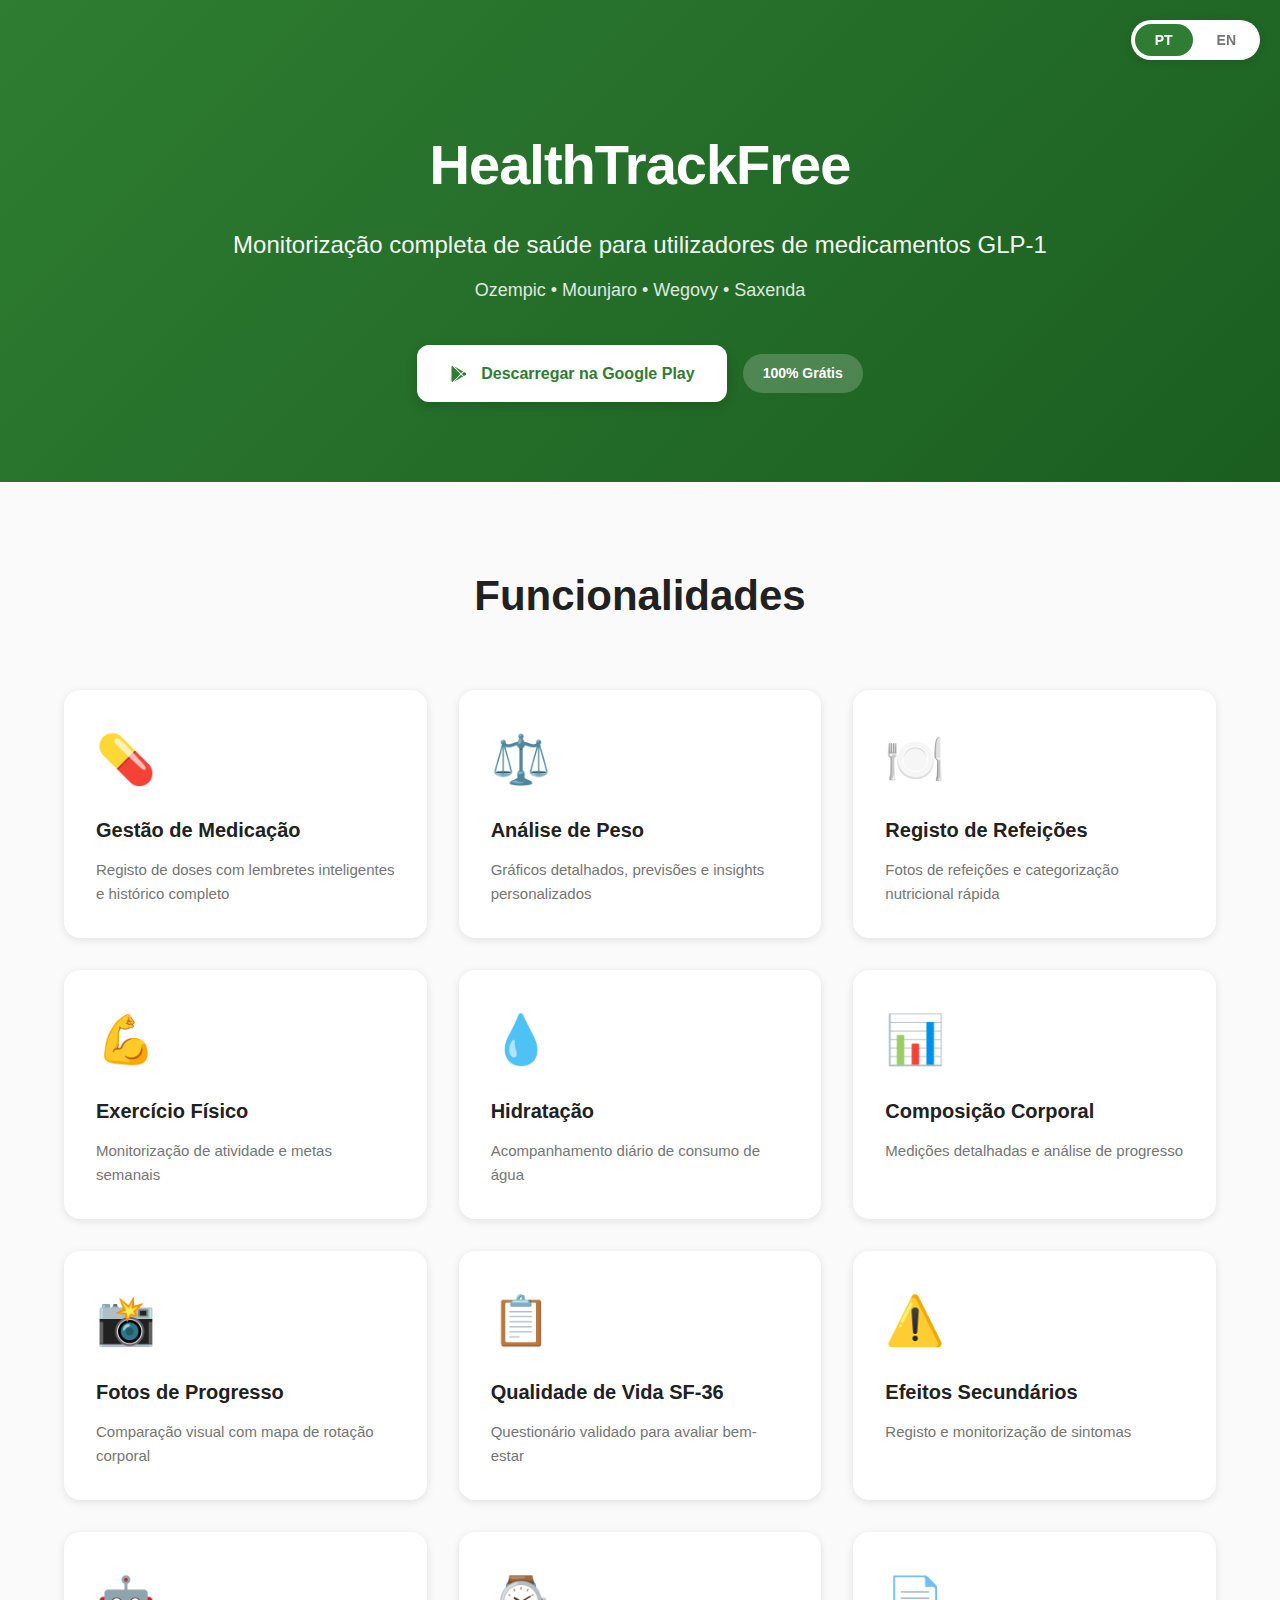
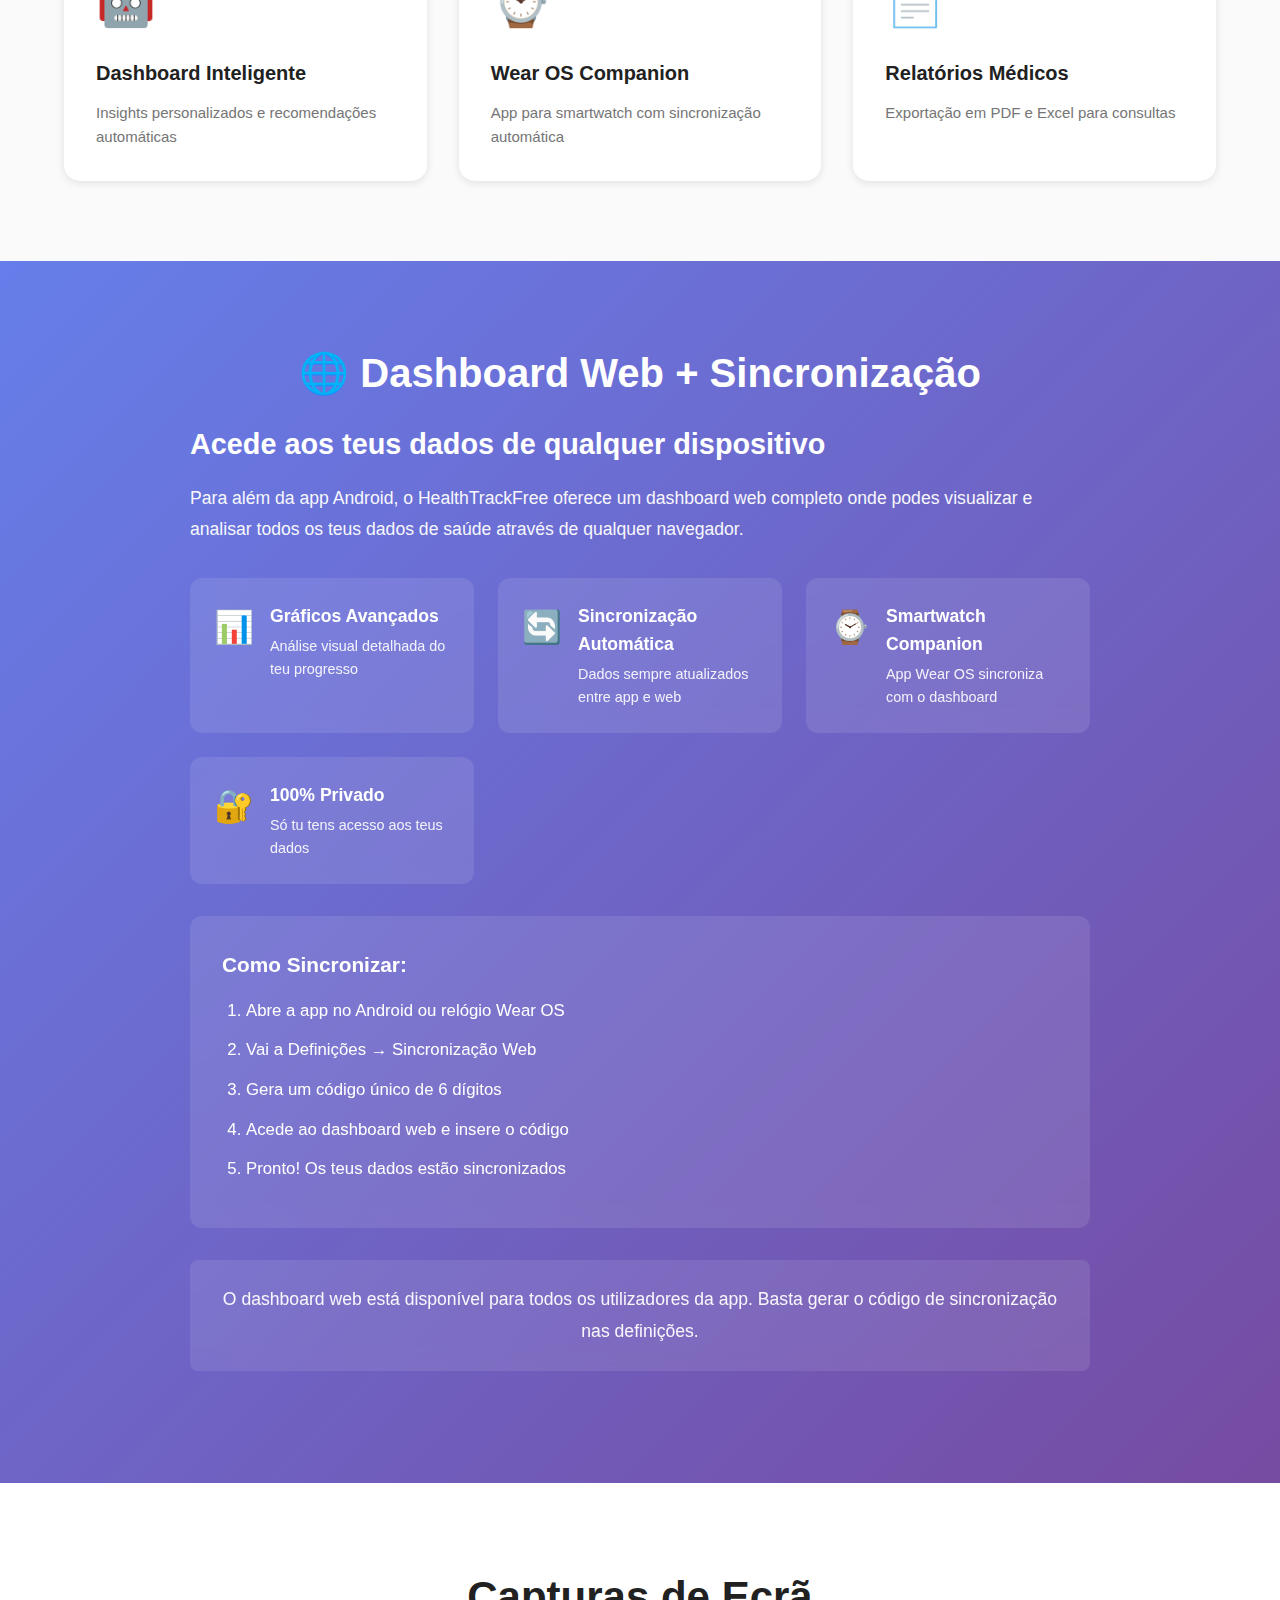
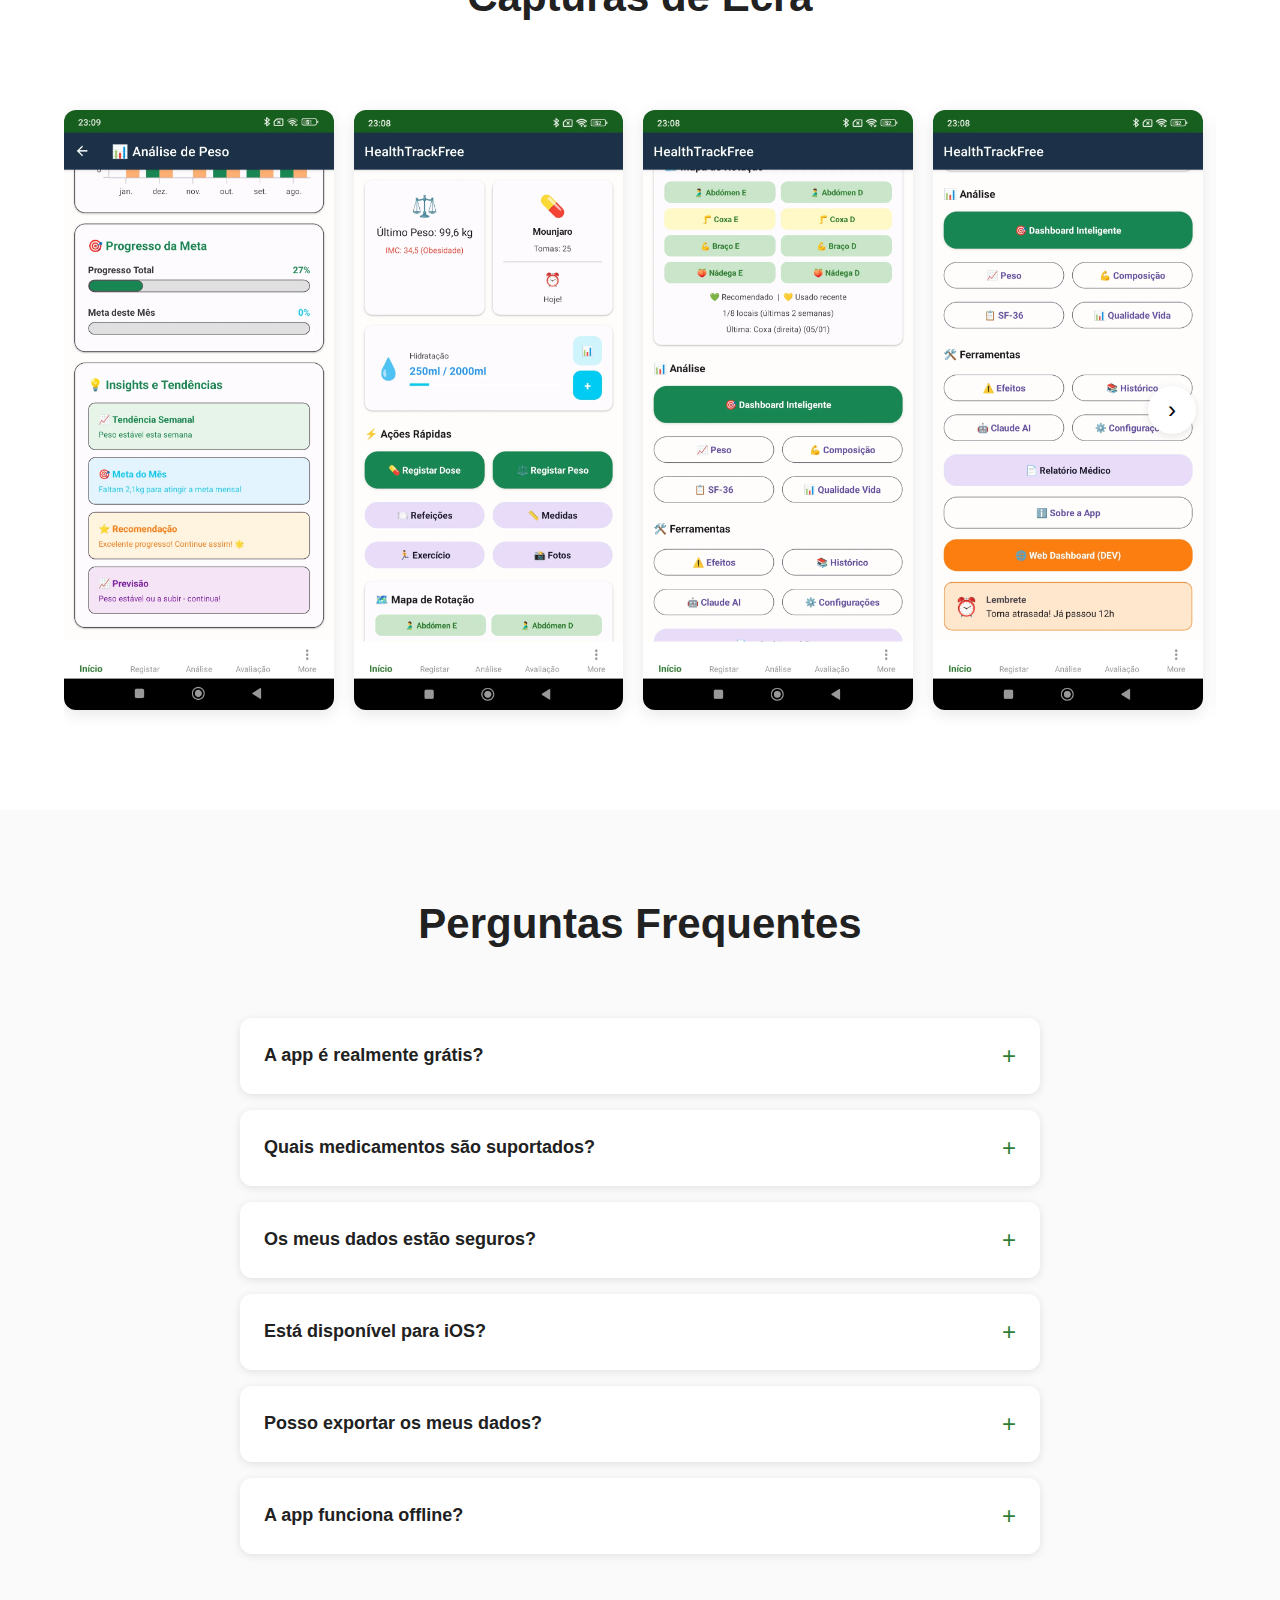
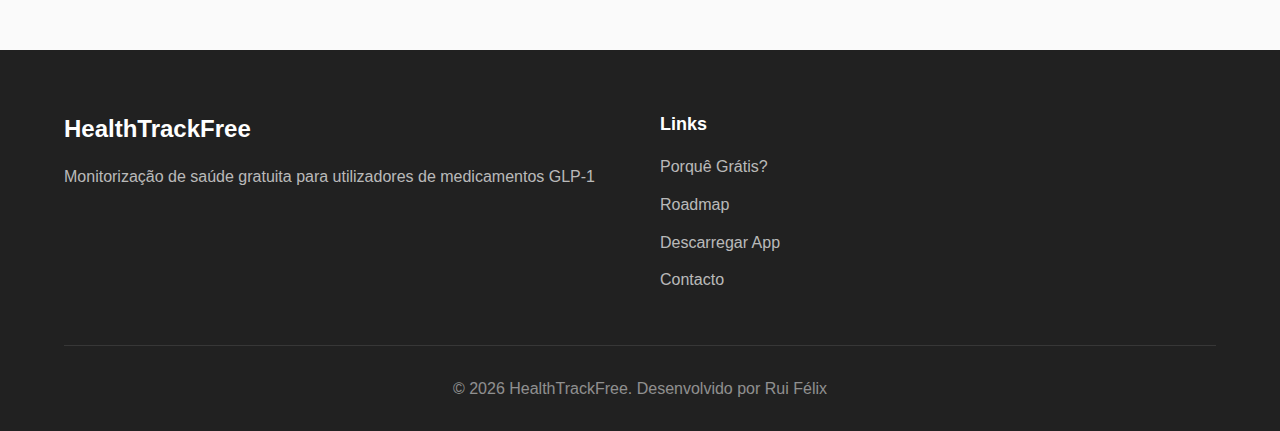
<file: index.html>
<!DOCTYPE html>
<html lang="pt">
<head>
    <meta charset="UTF-8">
    <meta name="viewport" content="width=device-width, initial-scale=1.0">
    
    <!-- Primary Meta Tags -->
    <title>HealthTrackFree - Free GLP-1 Medication Tracker | Ozempic, Mounjaro, Wegovy</title>
    <meta name="title" content="HealthTrackFree - Free GLP-1 Medication Tracker | Ozempic, Mounjaro, Wegovy">
    <meta name="description" content="Free Android app to track your GLP-1 treatment (Ozempic, Mounjaro, Wegovy, Saxenda). Monitor weight, doses, meals, exercise, side effects. 100% free, no ads. Available in 6 languages.">
    <meta name="keywords" content="ozempic tracker, mounjaro tracker, wegovy app, glp-1 tracker, weight loss app, medication tracker, free health app, diabetes app">
    <meta name="author" content="Rui Félix">
    <meta name="robots" content="index, follow">
    
    <!-- Open Graph / Facebook -->
    <meta property="og:type" content="website">
    <meta property="og:url" content="https://rf-mref.github.io/healthtrackfree/">
    <meta property="og:title" content="HealthTrackFree - Free GLP-1 Medication Tracker">
    <meta property="og:description" content="Free Android app to track your GLP-1 treatment. Monitor weight, doses, meals, exercise. 100% free, no ads. Available in 6 languages.">
    <meta property="og:image" content="https://rf-mref.github.io/healthtrackfree/screenshots/shot2.jpg">
    
    <!-- Twitter -->
    <meta property="twitter:card" content="summary_large_image">
    <meta property="twitter:url" content="https://rf-mref.github.io/healthtrackfree/">
    <meta property="twitter:title" content="HealthTrackFree - Free GLP-1 Medication Tracker">
    <meta property="twitter:description" content="Free Android app to track your GLP-1 treatment. Monitor weight, doses, meals, exercise. 100% free, no ads.">
    <meta property="twitter:image" content="https://rf-mref.github.io/healthtrackfree/screenshots/shot2.jpg">
    
    <!-- Canonical URL -->
    <link rel="canonical" href="https://rf-mref.github.io/healthtrackfree/">
    
    <!-- Schema.org Structured Data -->
    <script type="application/ld+json">
    {
      "@context": "https://schema.org",
      "@type": "SoftwareApplication",
      "name": "HealthTrackFree",
      "description": "Free Android app to track GLP-1 medication treatment (Ozempic, Mounjaro, Wegovy, Saxenda). Monitor weight, doses, meals, exercise, side effects and quality of life.",
      "operatingSystem": "Android",
      "applicationCategory": "HealthApplication",
      "offers": {
        "@type": "Offer",
        "price": "0",
        "priceCurrency": "USD"
      },
      "author": {
        "@type": "Person",
        "name": "Rui Félix"
      },
      "downloadUrl": "https://play.google.com/store/apps/details?id=com.ruifelix.healthtrackfree",
      "screenshot": "https://rf-mref.github.io/healthtrackfree/screenshots/shot2.jpg",
      "featureList": [
        "GLP-1 medication tracking (Ozempic, Mounjaro, Wegovy, Saxenda)",
        "Weight analysis with charts and predictions",
        "Meal tracking with photo upload",
        "Exercise and hydration monitoring",
        "Side effects journal",
        "SF-36 quality of life questionnaire",
        "Medical reports in PDF and Excel",
        "Wear OS companion app",
        "6 languages support (PT, EN, ES, FR, DE, PT-BR)",
        "100% free with no ads"
      ],
      "inLanguage": ["pt", "en", "es", "fr", "de"]
    }
    </script>
    
    <link rel="stylesheet" href="style.css">
</head>
<body>
    <!-- Language Toggle -->
    <div class="lang-toggle">
        <button class="lang-btn active" data-lang="pt">PT</button>
        <button class="lang-btn" data-lang="en">EN</button>
    </div>

    <!-- Hero Section -->
    <header class="hero">
        <div class="container">
            <h1 class="hero-title" data-pt="HealthTrackFree" data-en="HealthTrackFree">HealthTrackFree</h1>
            <p class="hero-subtitle" data-pt="Monitorização completa de saúde para utilizadores de medicamentos GLP-1" data-en="Complete health tracking for GLP-1 medication users">Monitorização completa de saúde para utilizadores de medicamentos GLP-1</p>
            <p class="hero-desc" data-pt="Ozempic • Mounjaro • Wegovy • Saxenda" data-en="Ozempic • Mounjaro • Wegovy • Saxenda">Ozempic • Mounjaro • Wegovy • Saxenda</p>
            <div class="hero-buttons">
                <a href="https://play.google.com/store/apps/details?id=com.ruifelix.healthtrackfree" class="btn-primary" target="_blank">
                    <svg width="20" height="20" viewBox="0 0 24 24" fill="currentColor"><path d="M3,20.5V3.5C3,2.91 3.34,2.39 3.84,2.15L13.69,12L3.84,21.85C3.34,21.6 3,21.09 3,20.5M16.81,15.12L6.05,21.34L14.54,12.85L16.81,15.12M20.16,10.81C20.5,11.08 20.75,11.5 20.75,12C20.75,12.5 20.53,12.9 20.18,13.18L17.89,14.5L15.39,12L17.89,9.5L20.16,10.81M6.05,2.66L16.81,8.88L14.54,11.15L6.05,2.66Z"/></svg>
                    <span data-pt="Descarregar na Google Play" data-en="Download on Google Play">Descarregar na Google Play</span>
                </a>
                <span class="badge" data-pt="100% Grátis" data-en="100% Free">100% Grátis</span>
            </div>
        </div>
    </header>

    <!-- Features Section -->
    <section class="features">
        <div class="container">
            <h2 data-pt="Funcionalidades" data-en="Features">Funcionalidades</h2>
            <div class="features-grid">
                <div class="feature-card">
                    <div class="feature-icon">💊</div>
                    <h3 data-pt="Gestão de Medicação" data-en="Medication Management">Gestão de Medicação</h3>
                    <p data-pt="Registo de doses com lembretes inteligentes e histórico completo" data-en="Dose tracking with smart reminders and complete history">Registo de doses com lembretes inteligentes e histórico completo</p>
                </div>
                <div class="feature-card">
                    <div class="feature-icon">⚖️</div>
                    <h3 data-pt="Análise de Peso" data-en="Weight Analysis">Análise de Peso</h3>
                    <p data-pt="Gráficos detalhados, previsões e insights personalizados" data-en="Detailed charts, predictions and personalized insights">Gráficos detalhados, previsões e insights personalizados</p>
                </div>
                <div class="feature-card">
                    <div class="feature-icon">🍽️</div>
                    <h3 data-pt="Registo de Refeições" data-en="Meal Tracking">Registo de Refeições</h3>
                    <p data-pt="Fotos de refeições e categorização nutricional rápida" data-en="Meal photos and quick nutritional categorization">Fotos de refeições e categorização nutricional rápida</p>
                </div>
                <div class="feature-card">
                    <div class="feature-icon">💪</div>
                    <h3 data-pt="Exercício Físico" data-en="Physical Exercise">Exercício Físico</h3>
                    <p data-pt="Monitorização de atividade e metas semanais" data-en="Activity monitoring and weekly goals">Monitorização de atividade e metas semanais</p>
                </div>
                <div class="feature-card">
                    <div class="feature-icon">💧</div>
                    <h3 data-pt="Hidratação" data-en="Hydration">Hidratação</h3>
                    <p data-pt="Acompanhamento diário de consumo de água" data-en="Daily water intake tracking">Acompanhamento diário de consumo de água</p>
                </div>
                <div class="feature-card">
                    <div class="feature-icon">📊</div>
                    <h3 data-pt="Composição Corporal" data-en="Body Composition">Composição Corporal</h3>
                    <p data-pt="Medições detalhadas e análise de progresso" data-en="Detailed measurements and progress analysis">Medições detalhadas e análise de progresso</p>
                </div>
                <div class="feature-card">
                    <div class="feature-icon">📸</div>
                    <h3 data-pt="Fotos de Progresso" data-en="Progress Photos">Fotos de Progresso</h3>
                    <p data-pt="Comparação visual com mapa de rotação corporal" data-en="Visual comparison with body rotation map">Comparação visual com mapa de rotação corporal</p>
                </div>
                <div class="feature-card">
                    <div class="feature-icon">📋</div>
                    <h3 data-pt="Qualidade de Vida SF-36" data-en="SF-36 Quality of Life">Qualidade de Vida SF-36</h3>
                    <p data-pt="Questionário validado para avaliar bem-estar" data-en="Validated questionnaire to assess wellbeing">Questionário validado para avaliar bem-estar</p>
                </div>
                <div class="feature-card">
                    <div class="feature-icon">⚠️</div>
                    <h3 data-pt="Efeitos Secundários" data-en="Side Effects">Efeitos Secundários</h3>
                    <p data-pt="Registo e monitorização de sintomas" data-en="Symptom logging and monitoring">Registo e monitorização de sintomas</p>
                </div>
                <div class="feature-card">
                    <div class="feature-icon">🤖</div>
                    <h3 data-pt="Dashboard Inteligente" data-en="Smart Dashboard">Dashboard Inteligente</h3>
                    <p data-pt="Insights personalizados e recomendações automáticas" data-en="Personalized insights and automatic recommendations">Insights personalizados e recomendações automáticas</p>
                </div>
                <div class="feature-card">
                    <div class="feature-icon">⌚</div>
                    <h3 data-pt="Wear OS Companion" data-en="Wear OS Companion">Wear OS Companion</h3>
                    <p data-pt="App para smartwatch com sincronização automática" data-en="Smartwatch app with automatic sync">App para smartwatch com sincronização automática</p>
                </div>
                <div class="feature-card">
                    <div class="feature-icon">📄</div>
                    <h3 data-pt="Relatórios Médicos" data-en="Medical Reports">Relatórios Médicos</h3>
                    <p data-pt="Exportação em PDF e Excel para consultas" data-en="PDF and Excel export for appointments">Exportação em PDF e Excel para consultas</p>
                </div>
            </div>
        </div>
    </section>
  <!-- Web Dashboard Section -->
  <section class="web-dashboard">
      <div class="container">
          <h2 data-pt="🌐 Dashboard Web + Sincronização" data-en="🌐 Web Dashboard + Sync">🌐 Dashboard Web + Sincronização</h2>
          <div class="dashboard-content">
              <div class="dashboard-text">
                  <h3 data-pt="Acede aos teus dados de qualquer dispositivo" data-en="Access your data from any device">Acede aos teus dados de qualquer dispositivo</h3>
                  <p data-pt="Para além da app Android, o HealthTrackFree oferece um dashboard web completo onde podes visualizar e analisar todos os teus dados de saúde através de qualquer navegador." data-en="Besides the Android app, HealthTrackFree offers a complete web dashboard where you can view and analyze all your health data from any browser.">Para além da app Android, o HealthTrackFree oferece um dashboard web completo onde podes visualizar e analisar todos os teus dados de saúde através de qualquer navegador.</p>
                  
                  <div class="dashboard-features">
                      <div class="feature-item">
                          <span class="feature-icon">📊</span>
                          <div>
                              <h4 data-pt="Gráficos Avançados" data-en="Advanced Charts">Gráficos Avançados</h4>
                              <p data-pt="Análise visual detalhada do teu progresso" data-en="Detailed visual analysis of your progress">Análise visual detalhada do teu progresso</p>
                          </div>
                      </div>
                      <div class="feature-item">
                          <span class="feature-icon">🔄</span>
                          <div>
                              <h4 data-pt="Sincronização Automática" data-en="Automatic Sync">Sincronização Automática</h4>
                              <p data-pt="Dados sempre atualizados entre app e web" data-en="Data always updated between app and web">Dados sempre atualizados entre app e web</p>
                          </div>
                      </div>
                      <div class="feature-item">
                          <span class="feature-icon">⌚</span>
                          <div>
                              <h4 data-pt="Smartwatch Companion" data-en="Smartwatch Companion">Smartwatch Companion</h4>
                              <p data-pt="App Wear OS sincroniza com o dashboard" data-en="Wear OS app syncs with dashboard">App Wear OS sincroniza com o dashboard</p>
                          </div>
                      </div>
                      <div class="feature-item">
                          <span class="feature-icon">🔐</span>
                          <div>
                              <h4 data-pt="100% Privado" data-en="100% Private">100% Privado</h4>
                              <p data-pt="Só tu tens acesso aos teus dados" data-en="Only you have access to your data">Só tu tens acesso aos teus dados</p>
                          </div>
                      </div>
                  </div>
                  
                  <div class="sync-steps">
                      <h4 data-pt="Como Sincronizar:" data-en="How to Sync:">Como Sincronizar:</h4>
                      <ol>
                          <li data-pt="Abre a app no Android ou relógio Wear OS" data-en="Open the app on Android or Wear OS watch">Abre a app no Android ou relógio Wear OS</li>
                          <li data-pt="Vai a Definições → Sincronização Web" data-en="Go to Settings → Web Sync">Vai a Definições → Sincronização Web</li>
                          <li data-pt="Gera um código único de 6 dígitos" data-en="Generate a unique 6-digit code">Gera um código único de 6 dígitos</li>
                          <li data-pt="Acede ao dashboard web e insere o código" data-en="Access web dashboard and enter the code">Acede ao dashboard web e insere o código</li>
                          <li data-pt="Pronto! Os teus dados estão sincronizados" data-en="Done! Your data is synced">Pronto! Os teus dados estão sincronizados</li>
                      </ol>
                  </div>
                  
                  <p class="dashboard-note" data-pt="O dashboard web está disponível para todos os utilizadores da app. Basta gerar o código de sincronização nas definições." data-en="The web dashboard is available to all app users. Just generate the sync code in settings.">O dashboard web está disponível para todos os utilizadores da app. Basta gerar o código de sincronização nas definições.</p>
              </div>
          </div>
      </div>
  </section>
    <!-- Screenshots Section -->
    <section class="screenshots">
        <div class="container">
            <h2 data-pt="Capturas de Ecrã" data-en="Screenshots">Capturas de Ecrã</h2>
            <div class="screenshots-carousel">
                <button class="carousel-btn prev" aria-label="Previous">‹</button>
                <div class="carousel-track">
                    <img src="screenshots/shot1.jpg" alt="HealthTrackFree weight analysis dashboard showing progress charts and insights">
                    <img src="screenshots/shot2.jpg" alt="HealthTrackFree home screen with medication tracking and hydration monitor">
                    <img src="screenshots/shot3.jpg" alt="Body rotation map for injection site tracking">
                    <img src="screenshots/shot4.jpg" alt="Analysis and tools menu with various health tracking options">
                    <img src="screenshots/shot5.jpg" alt="Mounjaro dose registration screen with date and dosage selection">
                    <img src="screenshots/shot6.jpg" alt="Weight registration form with notes field">
                    <img src="screenshots/shot7.jpg" alt="Meal registration with photo upload and nutritional categorization">
                    <img src="screenshots/shot8.jpg" alt="Smart dashboard with treatment summary and adherence tracking">
                    <img src="screenshots/shot9.jpg" alt="Personalized insights about weight trends and side effects">
                    <img src="screenshots/shot10.jpg" alt="Trend analysis showing BMI and hydration progress">
                    <img src="screenshots/shot11.jpg" alt="Weight evolution chart with goal tracking">
                    <img src="screenshots/shot12.jpg" alt="Monthly progress tracking with weight loss statistics">
                </div>
                <button class="carousel-btn next" aria-label="Next">›</button>
            </div>
        </div>
    </section>

    <!-- FAQ Section -->
    <section class="faq">
        <div class="container">
            <h2 data-pt="Perguntas Frequentes" data-en="FAQ">Perguntas Frequentes</h2>
            <div class="faq-list">
                <div class="faq-item">
                    <button class="faq-question">
                        <span data-pt="A app é realmente grátis?" data-en="Is the app really free?">A app é realmente grátis?</span>
                        <span class="faq-icon">+</span>
                    </button>
                    <div class="faq-answer">
                        <p data-pt="Sim! O HealthTrackFree é 100% gratuito no Android, sem anúncios ou compras dentro da app. Todas as funcionalidades estão disponíveis gratuitamente." data-en="Yes! HealthTrackFree is 100% free on Android, with no ads or in-app purchases. All features are available for free.">Sim! O HealthTrackFree é 100% gratuito no Android, sem anúncios ou compras dentro da app. Todas as funcionalidades estão disponíveis gratuitamente.</p>
                    </div>
                </div>
                <div class="faq-item">
                    <button class="faq-question">
                        <span data-pt="Quais medicamentos são suportados?" data-en="Which medications are supported?">Quais medicamentos são suportados?</span>
                        <span class="faq-icon">+</span>
                    </button>
                    <div class="faq-answer">
                        <p data-pt="A app suporta todos os medicamentos GLP-1: Ozempic, Mounjaro, Wegovy, Saxenda, Trulicity, Victoza, Rybelsus e outros." data-en="The app supports all GLP-1 medications: Ozempic, Mounjaro, Wegovy, Saxenda, Trulicity, Victoza, Rybelsus and others.">A app suporta todos os medicamentos GLP-1: Ozempic, Mounjaro, Wegovy, Saxenda, Trulicity, Victoza, Rybelsus e outros.</p>
                    </div>
                </div>
                <div class="faq-item">
                    <button class="faq-question">
                        <span data-pt="Os meus dados estão seguros?" data-en="Is my data safe?">Os meus dados estão seguros?</span>
                        <span class="faq-icon">+</span>
                    </button>
                    <div class="faq-answer">
                        <p data-pt="Sim. Os dados são armazenados localmente no dispositivo e sincronizados através do Firebase com encriptação. Não partilhamos dados com terceiros." data-en="Yes. Data is stored locally on your device and synced via Firebase with encryption. We don't share data with third parties.">Sim. Os dados são armazenados localmente no dispositivo e sincronizados através do Firebase com encriptação. Não partilhamos dados com terceiros.</p>
                    </div>
                </div>
                <div class="faq-item">
                    <button class="faq-question">
                        <span data-pt="Está disponível para iOS?" data-en="Is it available for iOS?">Está disponível para iOS?</span>
                        <span class="faq-icon">+</span>
                    </button>
                    <div class="faq-answer">
                        <p data-pt="Ainda não, mas está planeado para abril/maio de 2026. A versão iOS terá um custo único de €1.99 para cobrir as despesas da Apple Developer." data-en="Not yet, but it's planned for April/May 2026. The iOS version will have a one-time cost of €1.99 to cover Apple Developer expenses.">Ainda não, mas está planeado para abril/maio de 2026. A versão iOS terá um custo único de €1.99 para cobrir as despesas da Apple Developer.</p>
                    </div>
                </div>
                <div class="faq-item">
                    <button class="faq-question">
                        <span data-pt="Posso exportar os meus dados?" data-en="Can I export my data?">Posso exportar os meus dados?</span>
                        <span class="faq-icon">+</span>
                    </button>
                    <div class="faq-answer">
                        <p data-pt="Sim! Podes exportar todos os dados em formato Excel (.xlsx) ou gerar relatórios médicos em PDF para partilhar com o teu médico." data-en="Yes! You can export all data in Excel format (.xlsx) or generate medical reports in PDF to share with your doctor.">Sim! Podes exportar todos os dados em formato Excel (.xlsx) ou gerar relatórios médicos em PDF para partilhar com o teu médico.</p>
                    </div>
                </div>
                <div class="faq-item">
                    <button class="faq-question">
                        <span data-pt="A app funciona offline?" data-en="Does the app work offline?">A app funciona offline?</span>
                        <span class="faq-icon">+</span>
                    </button>
                    <div class="faq-answer">
                        <p data-pt="Sim! Todas as funcionalidades principais funcionam offline. Os dados sincronizam automaticamente quando voltares a ter internet." data-en="Yes! All main features work offline. Data syncs automatically when you're back online.">Sim! Todas as funcionalidades principais funcionam offline. Os dados sincronizam automaticamente quando voltares a ter internet.</p>
                    </div>
                </div>
            </div>
        </div>
    </section>

    <!-- Footer -->
    <footer class="footer">
        <div class="container">
            <div class="footer-content">
                <div class="footer-section">
                    <h3>HealthTrackFree</h3>
                    <p data-pt="Monitorização de saúde gratuita para utilizadores de medicamentos GLP-1" data-en="Free health tracking for GLP-1 medication users">Monitorização de saúde gratuita para utilizadores de medicamentos GLP-1</p>
                </div>
                <div class="footer-section">
                    <h4 data-pt="Links" data-en="Links">Links</h4>
                    <ul>
                        <li><a href="why-free.html" data-pt="Porquê Grátis?" data-en="Why Free?">Porquê Grátis?</a></li>
                        <li><a href="roadmap.html" data-pt="Roadmap" data-en="Roadmap">Roadmap</a></li>
                        <li><a href="https://play.google.com/store/apps/details?id=com.ruifelix.healthtrackfree" target="_blank" data-pt="Descarregar App" data-en="Download App">Descarregar App</a></li>
                        <li><a href="/cdn-cgi/l/email-protection#a0d2d5c9c1ccc5d8c6c5ccc9d8e0d9c1c8cfcf8ec3cfcd" data-pt="Contacto" data-en="Contact">Contacto</a></li>
                    </ul>
                </div>
            </div>
            <div class="footer-bottom">
                <p>&copy; 2026 HealthTrackFree. <span data-pt="Desenvolvido por Rui Félix" data-en="Developed by Rui Félix">Desenvolvido por Rui Félix</span></p>
            </div>
        </div>
    </footer>

    <!-- Visitor Counter (server-side, sem API keys) -->
    <script src="firebase-stats.js"></script>
    
    <script src="script.js"></script>
</body>
</html>
</file>
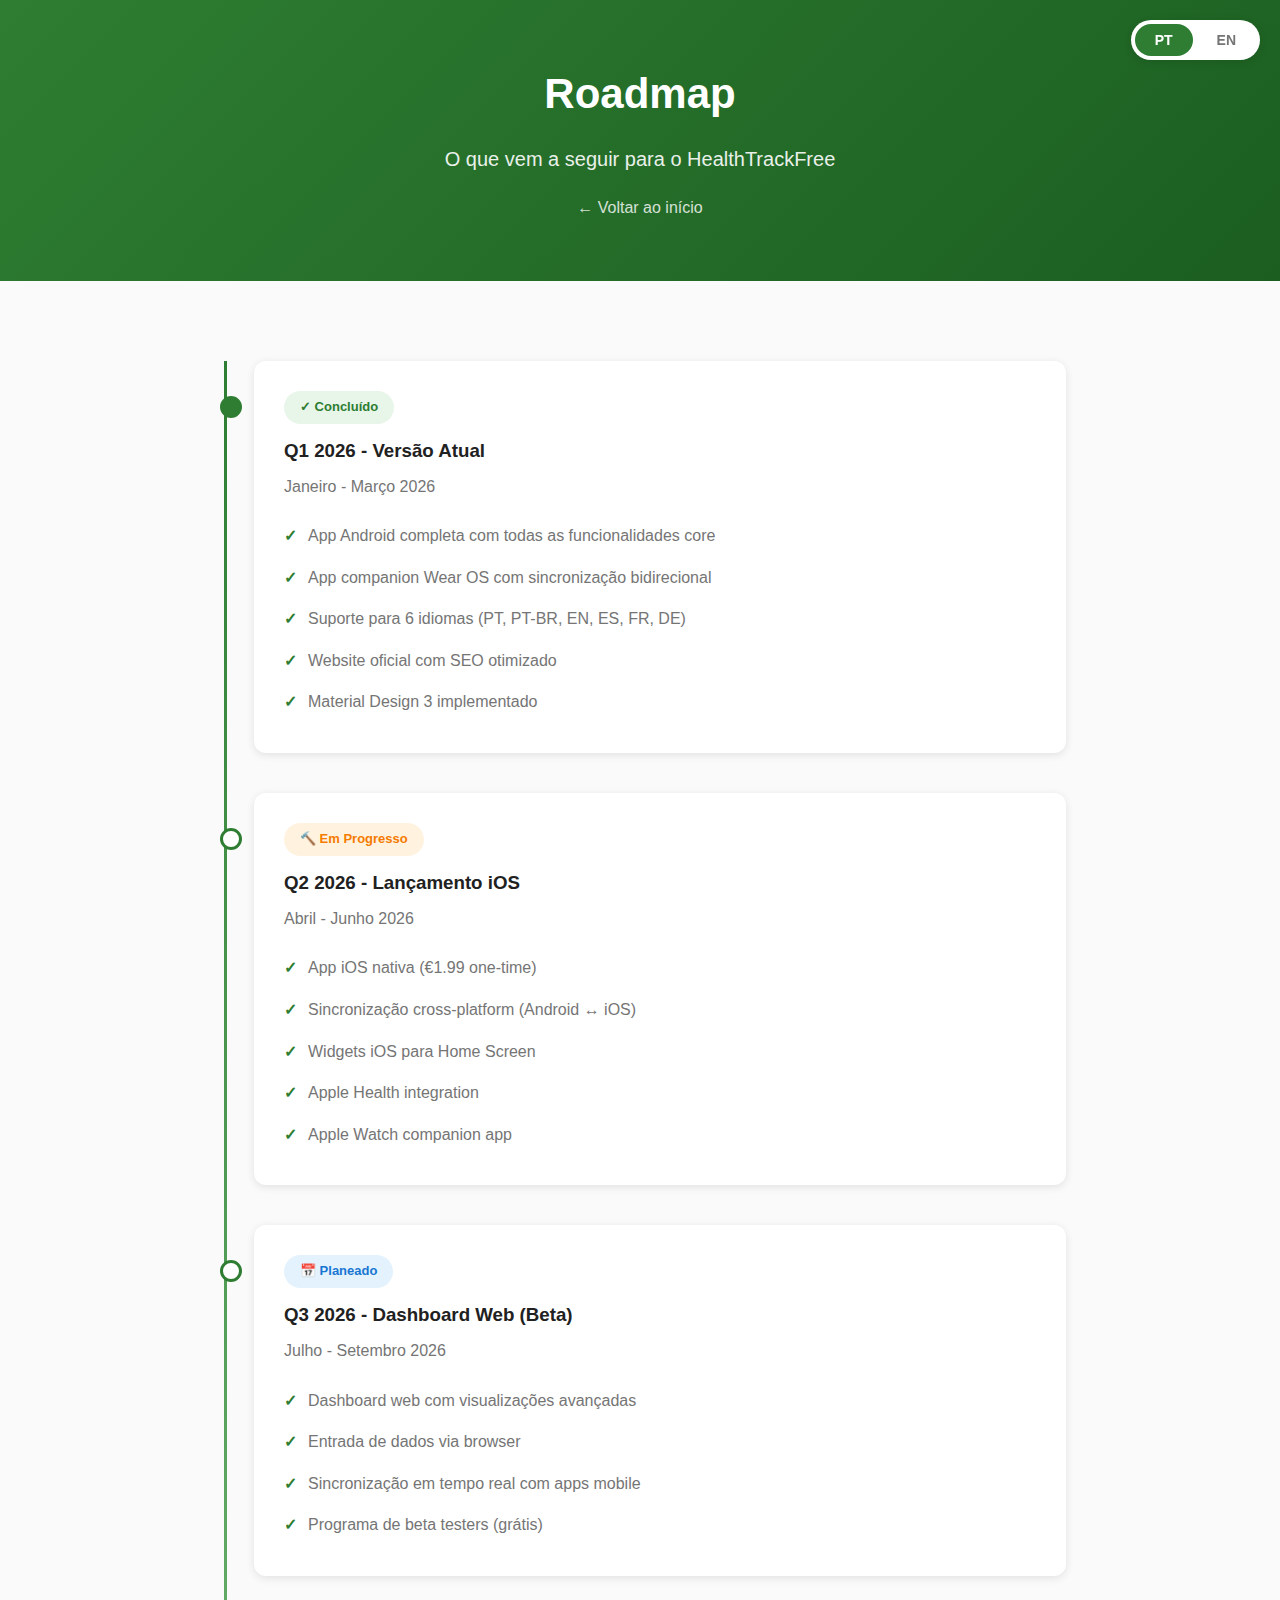
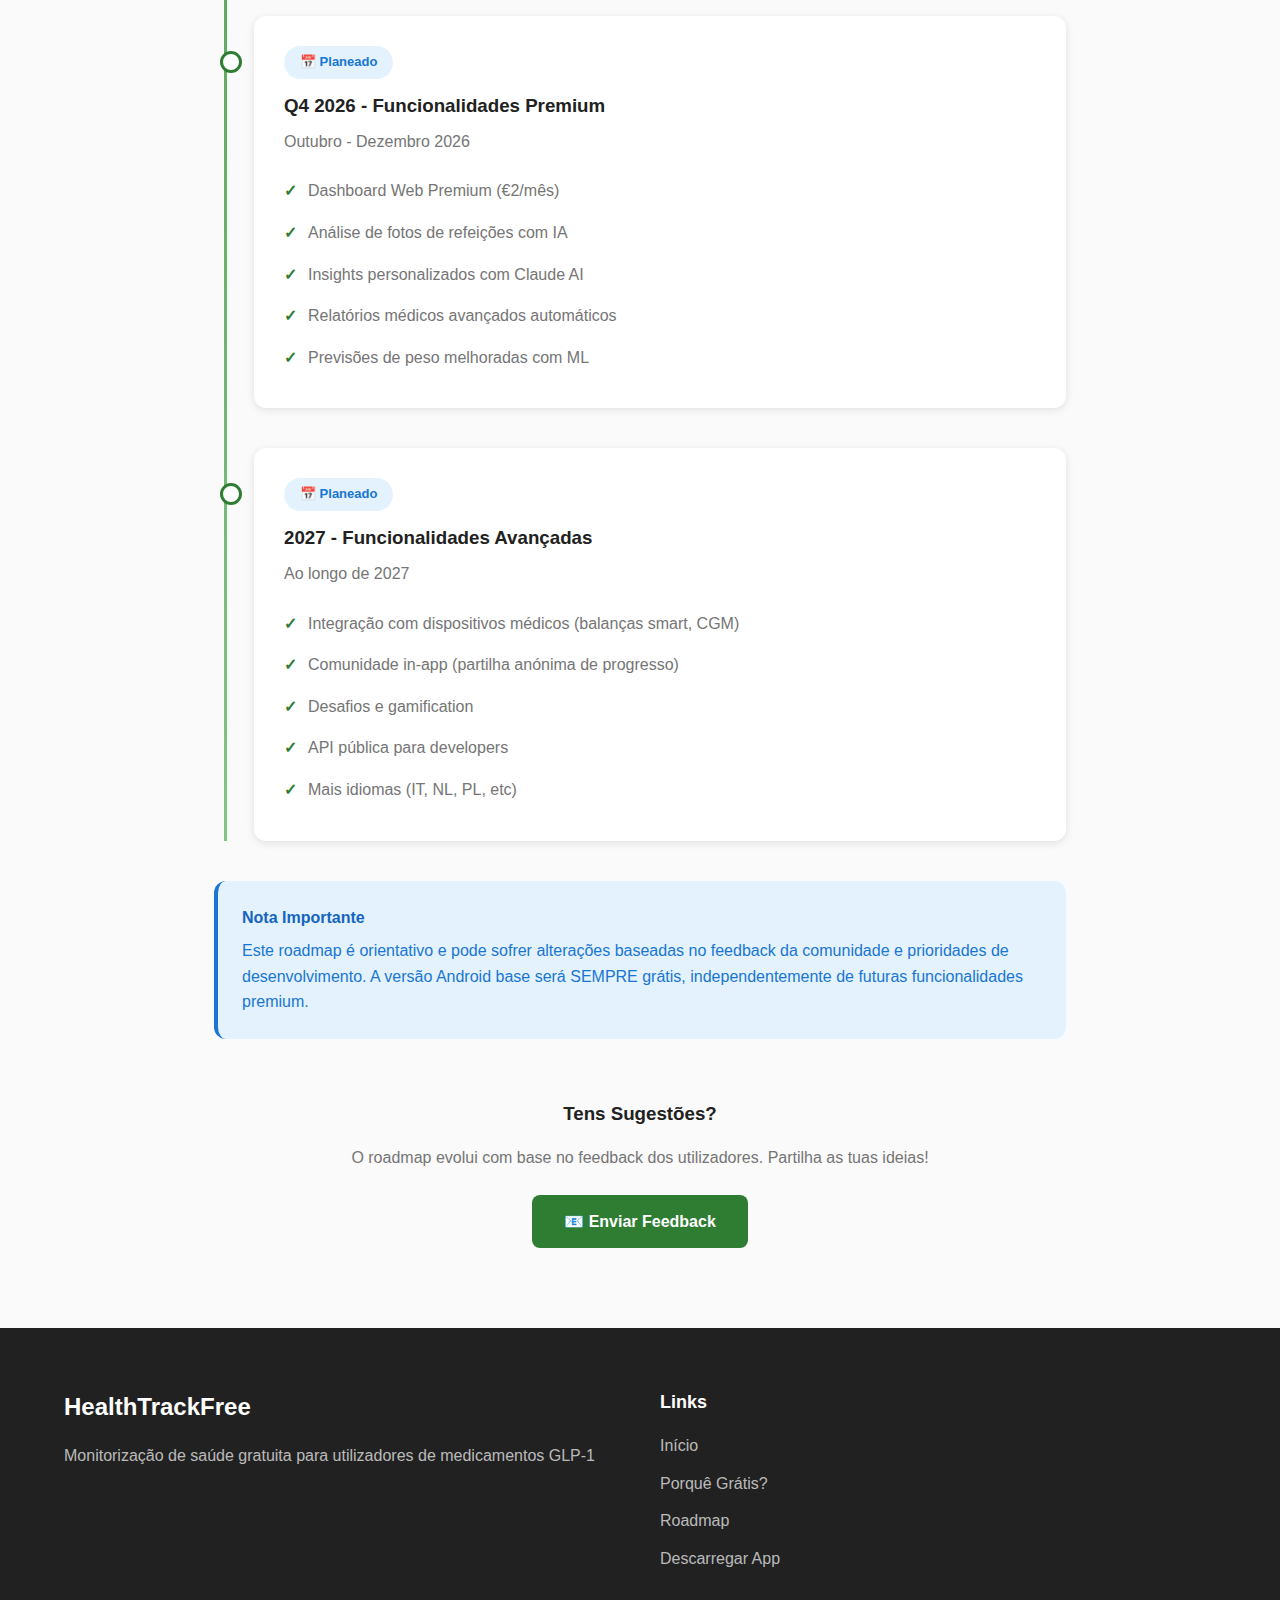
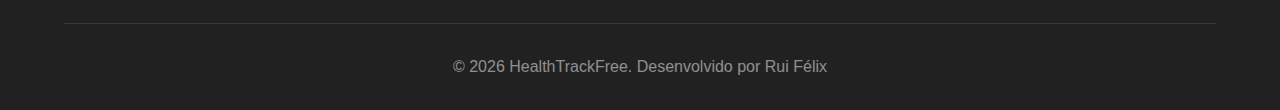
<file: roadmap.html>
<!DOCTYPE html>
<html lang="pt">
<head>
    <meta charset="UTF-8">
    <meta name="viewport" content="width=device-width, initial-scale=1.0">
    
    <!-- Primary Meta Tags -->
    <title>Roadmap - HealthTrackFree Future Plans</title>
    <meta name="description" content="See what's coming next for HealthTrackFree: iOS app, premium web dashboard, AI features and more.">
    
    <!-- Open Graph -->
    <meta property="og:title" content="Roadmap - HealthTrackFree Future Plans">
    <meta property="og:description" content="See what's coming next for HealthTrackFree">
    <meta property="og:url" content="https://rf-mref.github.io/healthtrackfree/roadmap.html">
    
    <link rel="stylesheet" href="style.css">
    <style>
        .timeline {
            position: relative;
            padding-left: 40px;
        }
        .timeline::before {
            content: '';
            position: absolute;
            left: 10px;
            top: 0;
            bottom: 0;
            width: 3px;
            background: linear-gradient(180deg, #2E7D32 0%, #81C784 100%);
        }
        .timeline-item {
            position: relative;
            margin-bottom: 40px;
            background: white;
            padding: 30px;
            border-radius: 12px;
            box-shadow: 0 2px 8px rgba(0,0,0,0.1);
        }
        .timeline-item::before {
            content: '';
            position: absolute;
            left: -34px;
            top: 35px;
            width: 16px;
            height: 16px;
            border-radius: 50%;
            background: white;
            border: 3px solid #2E7D32;
        }
        .timeline-item.done::before {
            background: #2E7D32;
        }
        .timeline-status {
            display: inline-block;
            padding: 6px 16px;
            border-radius: 20px;
            font-size: 13px;
            font-weight: 600;
            margin-bottom: 12px;
        }
        .status-done {
            background: #E8F5E9;
            color: #2E7D32;
        }
        .status-progress {
            background: #FFF3E0;
            color: #F57C00;
        }
        .status-planned {
            background: #E3F2FD;
            color: #1976D2;
        }
        .feature-list {
            list-style: none;
            padding: 0;
            margin-top: 16px;
        }
        .feature-list li {
            padding: 8px 0;
            color: #757575;
            padding-left: 24px;
            position: relative;
        }
        .feature-list li::before {
            content: '✓';
            position: absolute;
            left: 0;
            color: #2E7D32;
            font-weight: bold;
        }
    </style>
</head>
<body>
    <!-- Language Toggle -->
    <div class="lang-toggle">
        <button class="lang-btn active" data-lang="pt">PT</button>
        <button class="lang-btn" data-lang="en">EN</button>
    </div>

    <!-- Header -->
    <header style="background: linear-gradient(135deg, #2E7D32 0%, #1B5E20 100%); color: white; padding: 60px 0; text-align: center;">
        <div class="container">
            <h1 style="font-size: 42px; margin-bottom: 16px;">Roadmap</h1>
            <p style="font-size: 20px; opacity: 0.9;" data-pt="O que vem a seguir para o HealthTrackFree" data-en="What's coming next for HealthTrackFree">O que vem a seguir para o HealthTrackFree</p>
            <a href="index.html" style="display: inline-block; margin-top: 20px; color: white; opacity: 0.8; text-decoration: none;" data-pt="← Voltar ao início" data-en="← Back to home">← Voltar ao início</a>
        </div>
    </header>

    <!-- Roadmap Timeline -->
    <section style="padding: 80px 0; background: #FAFAFA;">
        <div class="container" style="max-width: 900px;">
            
            <div class="timeline">
                
                <!-- Q1 2026 - Current -->
                <div class="timeline-item done">
                    <span class="timeline-status status-done" data-pt="✓ Concluído" data-en="✓ Completed">✓ Concluído</span>
                    <h3 style="color: #212121; margin-bottom: 8px;">Q1 2026 - <span data-pt="Versão Atual" data-en="Current Version">Versão Atual</span></h3>
                    <p style="color: #757575; margin-bottom: 16px;" data-pt="Janeiro - Março 2026" data-en="January - March 2026">Janeiro - Março 2026</p>
                    <ul class="feature-list">
                        <li data-pt="App Android completa com todas as funcionalidades core" data-en="Complete Android app with all core features">App Android completa com todas as funcionalidades core</li>
                        <li data-pt="App companion Wear OS com sincronização bidirecional" data-en="Wear OS companion app with bidirectional sync">App companion Wear OS com sincronização bidirecional</li>
                        <li data-pt="Suporte para 6 idiomas (PT, PT-BR, EN, ES, FR, DE)" data-en="Support for 6 languages (PT, PT-BR, EN, ES, FR, DE)">Suporte para 6 idiomas (PT, PT-BR, EN, ES, FR, DE)</li>
                        <li data-pt="Website oficial com SEO otimizado" data-en="Official website with optimized SEO">Website oficial com SEO otimizado</li>
                        <li data-pt="Material Design 3 implementado" data-en="Material Design 3 implemented">Material Design 3 implementado</li>
                    </ul>
                </div>

                <!-- Q2 2026 - iOS Launch -->
                <div class="timeline-item">
                    <span class="timeline-status status-progress" data-pt="🔨 Em Progresso" data-en="🔨 In Progress">🔨 Em Progresso</span>
                    <h3 style="color: #212121; margin-bottom: 8px;">Q2 2026 - <span data-pt="Lançamento iOS" data-en="iOS Launch">Lançamento iOS</span></h3>
                    <p style="color: #757575; margin-bottom: 16px;" data-pt="Abril - Junho 2026" data-en="April - June 2026">Abril - Junho 2026</p>
                    <ul class="feature-list">
                        <li data-pt="App iOS nativa (€1.99 one-time)" data-en="Native iOS app (€1.99 one-time)">App iOS nativa (€1.99 one-time)</li>
                        <li data-pt="Sincronização cross-platform (Android ↔ iOS)" data-en="Cross-platform sync (Android ↔ iOS)">Sincronização cross-platform (Android ↔ iOS)</li>
                        <li data-pt="Widgets iOS para Home Screen" data-en="iOS widgets for Home Screen">Widgets iOS para Home Screen</li>
                        <li data-pt="Apple Health integration" data-en="Apple Health integration">Apple Health integration</li>
                        <li data-pt="Apple Watch companion app" data-en="Apple Watch companion app">Apple Watch companion app</li>
                    </ul>
                </div>

                <!-- Q3 2026 - Web Dashboard Beta -->
                <div class="timeline-item">
                    <span class="timeline-status status-planned" data-pt="📅 Planeado" data-en="📅 Planned">📅 Planeado</span>
                    <h3 style="color: #212121; margin-bottom: 8px;">Q3 2026 - <span data-pt="Dashboard Web (Beta)" data-en="Web Dashboard (Beta)">Dashboard Web (Beta)</span></h3>
                    <p style="color: #757575; margin-bottom: 16px;" data-pt="Julho - Setembro 2026" data-en="July - September 2026">Julho - Setembro 2026</p>
                    <ul class="feature-list">
                        <li data-pt="Dashboard web com visualizações avançadas" data-en="Web dashboard with advanced visualizations">Dashboard web com visualizações avançadas</li>
                        <li data-pt="Entrada de dados via browser" data-en="Data entry via browser">Entrada de dados via browser</li>
                        <li data-pt="Sincronização em tempo real com apps mobile" data-en="Real-time sync with mobile apps">Sincronização em tempo real com apps mobile</li>
                        <li data-pt="Programa de beta testers (grátis)" data-en="Beta testers program (free)">Programa de beta testers (grátis)</li>
                    </ul>
                </div>

                <!-- Q4 2026 - Premium Features -->
                <div class="timeline-item">
                    <span class="timeline-status status-planned" data-pt="📅 Planeado" data-en="📅 Planned">📅 Planeado</span>
                    <h3 style="color: #212121; margin-bottom: 8px;">Q4 2026 - <span data-pt="Funcionalidades Premium" data-en="Premium Features">Funcionalidades Premium</span></h3>
                    <p style="color: #757575; margin-bottom: 16px;" data-pt="Outubro - Dezembro 2026" data-en="October - December 2026">Outubro - Dezembro 2026</p>
                    <ul class="feature-list">
                        <li data-pt="Dashboard Web Premium (€2/mês)" data-en="Premium Web Dashboard (€2/month)">Dashboard Web Premium (€2/mês)</li>
                        <li data-pt="Análise de fotos de refeições com IA" data-en="AI-powered meal photo analysis">Análise de fotos de refeições com IA</li>
                        <li data-pt="Insights personalizados com Claude AI" data-en="Personalized insights with Claude AI">Insights personalizados com Claude AI</li>
                        <li data-pt="Relatórios médicos avançados automáticos" data-en="Advanced automatic medical reports">Relatórios médicos avançados automáticos</li>
                        <li data-pt="Previsões de peso melhoradas com ML" data-en="Improved weight predictions with ML">Previsões de peso melhoradas com ML</li>
                    </ul>
                </div>

                <!-- 2027 - Advanced Features -->
                <div class="timeline-item">
                    <span class="timeline-status status-planned" data-pt="📅 Planeado" data-en="📅 Planned">📅 Planeado</span>
                    <h3 style="color: #212121; margin-bottom: 8px;">2027 - <span data-pt="Funcionalidades Avançadas" data-en="Advanced Features">Funcionalidades Avançadas</span></h3>
                    <p style="color: #757575; margin-bottom: 16px;" data-pt="Ao longo de 2027" data-en="Throughout 2027">Ao longo de 2027</p>
                    <ul class="feature-list">
                        <li data-pt="Integração com dispositivos médicos (balanças smart, CGM)" data-en="Integration with medical devices (smart scales, CGM)">Integração com dispositivos médicos (balanças smart, CGM)</li>
                        <li data-pt="Comunidade in-app (partilha anónima de progresso)" data-en="In-app community (anonymous progress sharing)">Comunidade in-app (partilha anónima de progresso)</li>
                        <li data-pt="Desafios e gamification" data-en="Challenges and gamification">Desafios e gamification</li>
                        <li data-pt="API pública para developers" data-en="Public API for developers">API pública para developers</li>
                        <li data-pt="Mais idiomas (IT, NL, PL, etc)" data-en="More languages (IT, NL, PL, etc)">Mais idiomas (IT, NL, PL, etc)</li>
                    </ul>
                </div>

            </div>

            <!-- Note -->
            <div style="background: #E3F2FD; padding: 24px; border-radius: 12px; margin-top: 40px; border-left: 4px solid #1976D2;">
                <p style="color: #1565C0; font-weight: 600; margin-bottom: 8px;" data-pt="Nota Importante" data-en="Important Note">Nota Importante</p>
                <p style="color: #1976D2; line-height: 1.6;" data-pt="Este roadmap é orientativo e pode sofrer alterações baseadas no feedback da comunidade e prioridades de desenvolvimento. A versão Android base será SEMPRE grátis, independentemente de futuras funcionalidades premium." data-en="This roadmap is indicative and may change based on community feedback and development priorities. The base Android version will ALWAYS be free, regardless of future premium features.">Este roadmap é orientativo e pode sofrer alterações baseadas no feedback da comunidade e prioridades de desenvolvimento. A versão Android base será SEMPRE grátis, independentemente de futuras funcionalidades premium.</p>
            </div>

            <!-- Feedback -->
            <div style="text-align: center; margin-top: 60px;">
                <h3 style="color: #212121; margin-bottom: 16px;" data-pt="Tens Sugestões?" data-en="Have Suggestions?">Tens Sugestões?</h3>
                <p style="color: #757575; margin-bottom: 24px;" data-pt="O roadmap evolui com base no feedback dos utilizadores. Partilha as tuas ideias!" data-en="The roadmap evolves based on user feedback. Share your ideas!">O roadmap evolui com base no feedback dos utilizadores. Partilha as tuas ideias!</p>
                <a href="mailto:ruialexfelix@yahoo.com" style="display: inline-block; padding: 14px 32px; background: #2E7D32; color: white; text-decoration: none; border-radius: 8px; font-weight: 600;">
                    <span data-pt="📧 Enviar Feedback" data-en="📧 Send Feedback">📧 Enviar Feedback</span>
                </a>
            </div>

        </div>
    </section>

    <!-- Footer -->
    <footer class="footer">
        <div class="container">
            <div class="footer-content">
                <div class="footer-section">
                    <h3>HealthTrackFree</h3>
                    <p data-pt="Monitorização de saúde gratuita para utilizadores de medicamentos GLP-1" data-en="Free health tracking for GLP-1 medication users">Monitorização de saúde gratuita para utilizadores de medicamentos GLP-1</p>
                </div>
                <div class="footer-section">
                    <h4 data-pt="Links" data-en="Links">Links</h4>
                    <ul>
                        <li><a href="index.html" data-pt="Início" data-en="Home">Início</a></li>
                        <li><a href="why-free.html" data-pt="Porquê Grátis?" data-en="Why Free?">Porquê Grátis?</a></li>
                        <li><a href="roadmap.html" data-pt="Roadmap" data-en="Roadmap">Roadmap</a></li>
                        <li><a href="https://play.google.com/store/apps/details?id=com.ruifelix.healthtrackfree" target="_blank" data-pt="Descarregar App" data-en="Download App">Descarregar App</a></li>
                    </ul>
                </div>
            </div>
            <div class="footer-bottom">
                <p>&copy; 2026 HealthTrackFree. <span data-pt="Desenvolvido por Rui Félix" data-en="Developed by Rui Félix">Desenvolvido por Rui Félix</span></p>
            </div>
        </div>
    </footer>

    <script src="script.js"></script>
</body>
</html>
</file>
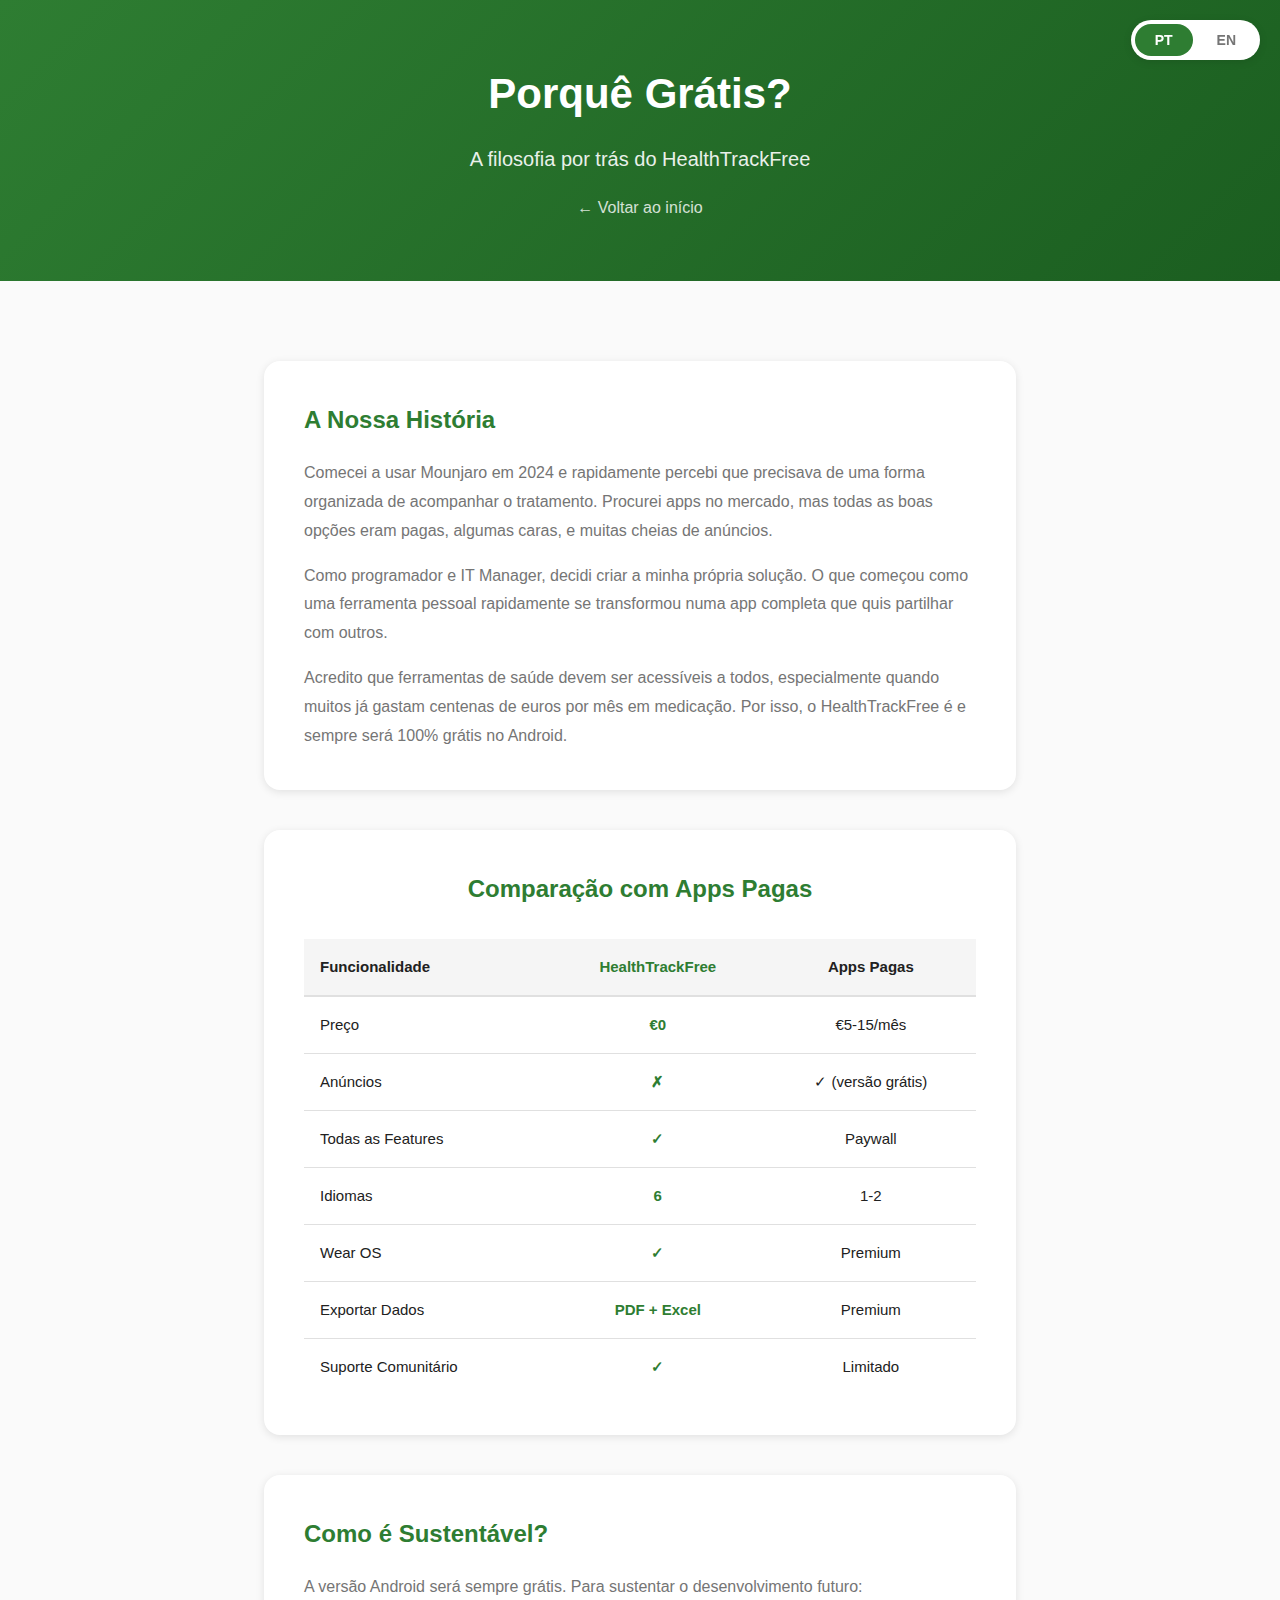
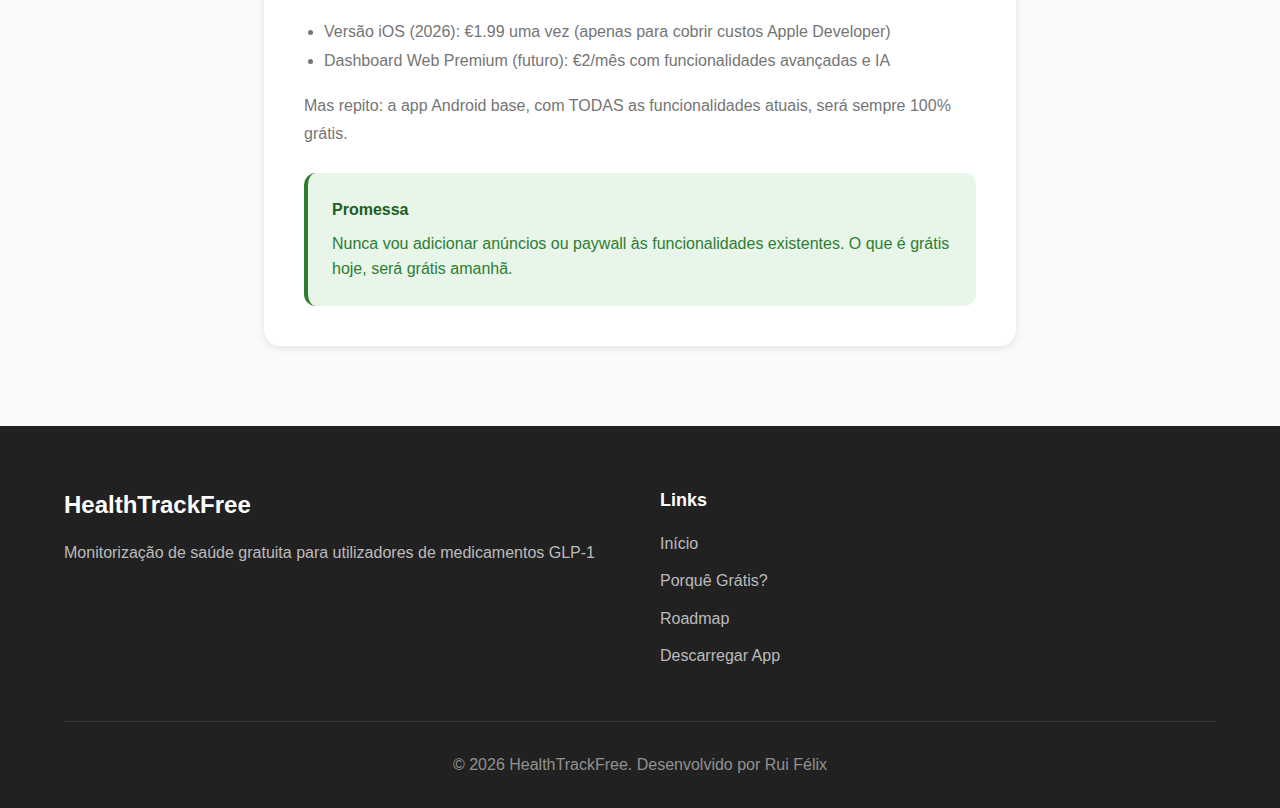
<file: why-free.html>
<!DOCTYPE html>
<html lang="pt">
<head>
    <meta charset="UTF-8">
    <meta name="viewport" content="width=device-width, initial-scale=1.0">
    
    <!-- Primary Meta Tags -->
    <title>Why Free? - HealthTrackFree Philosophy</title>
    <meta name="description" content="Learn why HealthTrackFree is completely free with no ads, and how it compares to paid GLP-1 tracking apps.">
    
    <!-- Open Graph -->
    <meta property="og:title" content="Why Free? - HealthTrackFree Philosophy">
    <meta property="og:description" content="Learn why HealthTrackFree is completely free with no ads">
    <meta property="og:url" content="https://rf-mref.github.io/healthtrackfree/why-free.html">
    
    <link rel="stylesheet" href="style.css">
</head>
<body>
    <!-- Language Toggle -->
    <div class="lang-toggle">
        <button class="lang-btn active" data-lang="pt">PT</button>
        <button class="lang-btn" data-lang="en">EN</button>
    </div>

    <!-- Header -->
    <header style="background: linear-gradient(135deg, #2E7D32 0%, #1B5E20 100%); color: white; padding: 60px 0; text-align: center;">
        <div class="container">
            <h1 style="font-size: 42px; margin-bottom: 16px;" data-pt="Porquê Grátis?" data-en="Why Free?">Porquê Grátis?</h1>
            <p style="font-size: 20px; opacity: 0.9;" data-pt="A filosofia por trás do HealthTrackFree" data-en="The philosophy behind HealthTrackFree">A filosofia por trás do HealthTrackFree</p>
            <a href="index.html" style="display: inline-block; margin-top: 20px; color: white; opacity: 0.8; text-decoration: none;" data-pt="← Voltar ao início" data-en="← Back to home">← Voltar ao início</a>
        </div>
    </header>

    <!-- Main Content -->
    <section style="padding: 80px 0;">
        <div class="container" style="max-width: 800px;">
            
            <!-- Story -->
            <div style="background: #fff; padding: 40px; border-radius: 16px; box-shadow: 0 2px 8px rgba(0,0,0,0.1); margin-bottom: 40px;">
                <h2 style="color: #2E7D32; margin-bottom: 20px;" data-pt="A Nossa História" data-en="Our Story">A Nossa História</h2>
                <p style="color: #757575; line-height: 1.8; margin-bottom: 16px;" data-pt="Comecei a usar Mounjaro em 2024 e rapidamente percebi que precisava de uma forma organizada de acompanhar o tratamento. Procurei apps no mercado, mas todas as boas opções eram pagas, algumas caras, e muitas cheias de anúncios." data-en="I started using Mounjaro in 2024 and quickly realized I needed an organized way to track my treatment. I looked for apps on the market, but all the good options were paid, some expensive, and many full of ads.">Comecei a usar Mounjaro em 2024 e rapidamente percebi que precisava de uma forma organizada de acompanhar o tratamento. Procurei apps no mercado, mas todas as boas opções eram pagas, algumas caras, e muitas cheias de anúncios.</p>
                
                <p style="color: #757575; line-height: 1.8; margin-bottom: 16px;" data-pt="Como programador e IT Manager, decidi criar a minha própria solução. O que começou como uma ferramenta pessoal rapidamente se transformou numa app completa que quis partilhar com outros." data-en="As a programmer and IT Manager, I decided to create my own solution. What started as a personal tool quickly became a complete app that I wanted to share with others.">Como programador e IT Manager, decidi criar a minha própria solução. O que começou como uma ferramenta pessoal rapidamente se transformou numa app completa que quis partilhar com outros.</p>
                
                <p style="color: #757575; line-height: 1.8;" data-pt="Acredito que ferramentas de saúde devem ser acessíveis a todos, especialmente quando muitos já gastam centenas de euros por mês em medicação. Por isso, o HealthTrackFree é e sempre será 100% grátis no Android." data-en="I believe health tools should be accessible to everyone, especially when many already spend hundreds of euros per month on medication. That's why HealthTrackFree is and always will be 100% free on Android.">Acredito que ferramentas de saúde devem ser acessíveis a todos, especialmente quando muitos já gastam centenas de euros por mês em medicação. Por isso, o HealthTrackFree é e sempre será 100% grátis no Android.</p>
            </div>

            <!-- Comparison Table -->
            <div style="background: #fff; padding: 40px; border-radius: 16px; box-shadow: 0 2px 8px rgba(0,0,0,0.1); margin-bottom: 40px;">
                <h2 style="color: #2E7D32; margin-bottom: 30px; text-align: center;" data-pt="Comparação com Apps Pagas" data-en="Comparison with Paid Apps">Comparação com Apps Pagas</h2>
                
                <div style="overflow-x: auto;">
                    <table style="width: 100%; border-collapse: collapse; font-size: 15px;">
                        <thead>
                            <tr style="background: #f5f5f5;">
                                <th style="padding: 16px; text-align: left; border-bottom: 2px solid #e0e0e0;" data-pt="Funcionalidade" data-en="Feature">Funcionalidade</th>
                                <th style="padding: 16px; text-align: center; border-bottom: 2px solid #e0e0e0; color: #2E7D32; font-weight: 700;">HealthTrackFree</th>
                                <th style="padding: 16px; text-align: center; border-bottom: 2px solid #e0e0e0;" data-pt="Apps Pagas" data-en="Paid Apps">Apps Pagas</th>
                            </tr>
                        </thead>
                        <tbody>
                            <tr>
                                <td style="padding: 16px; border-bottom: 1px solid #e0e0e0;" data-pt="Preço" data-en="Price">Preço</td>
                                <td style="padding: 16px; text-align: center; border-bottom: 1px solid #e0e0e0; color: #2E7D32; font-weight: 600;">€0</td>
                                <td style="padding: 16px; text-align: center; border-bottom: 1px solid #e0e0e0;">€5-15/mês</td>
                            </tr>
                            <tr>
                                <td style="padding: 16px; border-bottom: 1px solid #e0e0e0;" data-pt="Anúncios" data-en="Ads">Anúncios</td>
                                <td style="padding: 16px; text-align: center; border-bottom: 1px solid #e0e0e0; color: #2E7D32; font-weight: 600;">✗</td>
                                <td style="padding: 16px; text-align: center; border-bottom: 1px solid #e0e0e0;">✓ (versão grátis)</td>
                            </tr>
                            <tr>
                                <td style="padding: 16px; border-bottom: 1px solid #e0e0e0;" data-pt="Todas as Features" data-en="All Features">Todas as Features</td>
                                <td style="padding: 16px; text-align: center; border-bottom: 1px solid #e0e0e0; color: #2E7D32; font-weight: 600;">✓</td>
                                <td style="padding: 16px; text-align: center; border-bottom: 1px solid #e0e0e0;">Paywall</td>
                            </tr>
                            <tr>
                                <td style="padding: 16px; border-bottom: 1px solid #e0e0e0;" data-pt="Idiomas" data-en="Languages">Idiomas</td>
                                <td style="padding: 16px; text-align: center; border-bottom: 1px solid #e0e0e0; color: #2E7D32; font-weight: 600;">6</td>
                                <td style="padding: 16px; text-align: center; border-bottom: 1px solid #e0e0e0;">1-2</td>
                            </tr>
                            <tr>
                                <td style="padding: 16px; border-bottom: 1px solid #e0e0e0;">Wear OS</td>
                                <td style="padding: 16px; text-align: center; border-bottom: 1px solid #e0e0e0; color: #2E7D32; font-weight: 600;">✓</td>
                                <td style="padding: 16px; text-align: center; border-bottom: 1px solid #e0e0e0;">Premium</td>
                            </tr>
                            <tr>
                                <td style="padding: 16px; border-bottom: 1px solid #e0e0e0;" data-pt="Exportar Dados" data-en="Export Data">Exportar Dados</td>
                                <td style="padding: 16px; text-align: center; border-bottom: 1px solid #e0e0e0; color: #2E7D32; font-weight: 600;">PDF + Excel</td>
                                <td style="padding: 16px; text-align: center; border-bottom: 1px solid #e0e0e0;">Premium</td>
                            </tr>
                            <tr>
                                <td style="padding: 16px;" data-pt="Suporte Comunitário" data-en="Community Support">Suporte Comunitário</td>
                                <td style="padding: 16px; text-align: center; color: #2E7D32; font-weight: 600;">✓</td>
                                <td style="padding: 16px; text-align: center;">Limitado</td>
                            </tr>
                        </tbody>
                    </table>
                </div>
            </div>

            <!-- Sustainability -->
            <div style="background: #fff; padding: 40px; border-radius: 16px; box-shadow: 0 2px 8px rgba(0,0,0,0.1);">
                <h2 style="color: #2E7D32; margin-bottom: 20px;" data-pt="Como é Sustentável?" data-en="How is it Sustainable?">Como é Sustentável?</h2>
                
                <p style="color: #757575; line-height: 1.8; margin-bottom: 16px;" data-pt="A versão Android será sempre grátis. Para sustentar o desenvolvimento futuro:" data-en="The Android version will always be free. To sustain future development:">A versão Android será sempre grátis. Para sustentar o desenvolvimento futuro:</p>
                
                <ul style="color: #757575; line-height: 1.8; margin-left: 20px; margin-bottom: 16px;">
                    <li data-pt="Versão iOS (2026): €1.99 uma vez (apenas para cobrir custos Apple Developer)" data-en="iOS Version (2026): €1.99 one-time (only to cover Apple Developer costs)">Versão iOS (2026): €1.99 uma vez (apenas para cobrir custos Apple Developer)</li>
                    <li data-pt="Dashboard Web Premium (futuro): €2/mês com funcionalidades avançadas e IA" data-en="Premium Web Dashboard (future): €2/month with advanced features and AI">Dashboard Web Premium (futuro): €2/mês com funcionalidades avançadas e IA</li>
                </ul>
                
                <p style="color: #757575; line-height: 1.8; margin-bottom: 16px;" data-pt="Mas repito: a app Android base, com TODAS as funcionalidades atuais, será sempre 100% grátis." data-en="But I repeat: the base Android app, with ALL current features, will always be 100% free.">Mas repito: a app Android base, com TODAS as funcionalidades atuais, será sempre 100% grátis.</p>
                
                <div style="background: #E8F5E9; padding: 24px; border-radius: 12px; border-left: 4px solid #2E7D32; margin-top: 24px;">
                    <p style="color: #1B5E20; font-weight: 600; margin-bottom: 8px;" data-pt="Promessa" data-en="Promise">Promessa</p>
                    <p style="color: #2E7D32; line-height: 1.6;" data-pt="Nunca vou adicionar anúncios ou paywall às funcionalidades existentes. O que é grátis hoje, será grátis amanhã." data-en="I will never add ads or paywall to existing features. What is free today will be free tomorrow.">Nunca vou adicionar anúncios ou paywall às funcionalidades existentes. O que é grátis hoje, será grátis amanhã.</p>
                </div>
            </div>

        </div>
    </section>

    <!-- Footer -->
    <footer class="footer">
        <div class="container">
            <div class="footer-content">
                <div class="footer-section">
                    <h3>HealthTrackFree</h3>
                    <p data-pt="Monitorização de saúde gratuita para utilizadores de medicamentos GLP-1" data-en="Free health tracking for GLP-1 medication users">Monitorização de saúde gratuita para utilizadores de medicamentos GLP-1</p>
                </div>
                <div class="footer-section">
                    <h4 data-pt="Links" data-en="Links">Links</h4>
                    <ul>
                        <li><a href="index.html" data-pt="Início" data-en="Home">Início</a></li>
                        <li><a href="why-free.html" data-pt="Porquê Grátis?" data-en="Why Free?">Porquê Grátis?</a></li>
                        <li><a href="roadmap.html" data-pt="Roadmap" data-en="Roadmap">Roadmap</a></li>
                        <li><a href="https://play.google.com/store/apps/details?id=com.ruifelix.healthtrackfree" target="_blank" data-pt="Descarregar App" data-en="Download App">Descarregar App</a></li>
                    </ul>
                </div>
            </div>
            <div class="footer-bottom">
                <p>&copy; 2026 HealthTrackFree. <span data-pt="Desenvolvido por Rui Félix" data-en="Developed by Rui Félix">Desenvolvido por Rui Félix</span></p>
            </div>
        </div>
    </footer>

    <script src="script.js"></script>
</body>
</html>
</file>
<file: style.css>
:root {
    --primary: #2E7D32;
    --primary-dark: #1B5E20;
    --primary-light: #4CAF50;
    --accent: #FF6F00;
    --bg: #FAFAFA;
    --surface: #FFFFFF;
    --text: #212121;
    --text-secondary: #757575;
    --border: #E0E0E0;
    --shadow: rgba(0, 0, 0, 0.1);
}

* {
    margin: 0;
    padding: 0;
    box-sizing: border-box;
}

body {
    font-family: -apple-system, BlinkMacSystemFont, 'Segoe UI', Roboto, Oxygen, Ubuntu, sans-serif;
    color: var(--text);
    background: var(--bg);
    line-height: 1.6;
}

.container {
    max-width: 1200px;
    margin: 0 auto;
    padding: 0 24px;
}

/* Language Toggle */
.lang-toggle {
    position: fixed;
    top: 20px;
    right: 20px;
    z-index: 1000;
    background: var(--surface);
    border-radius: 50px;
    padding: 4px;
    box-shadow: 0 2px 8px var(--shadow);
    display: flex;
    gap: 4px;
}

.lang-btn {
    padding: 8px 20px;
    border: none;
    background: transparent;
    border-radius: 50px;
    cursor: pointer;
    font-weight: 600;
    font-size: 14px;
    color: var(--text-secondary);
    transition: all 0.3s;
}

.lang-btn.active {
    background: var(--primary);
    color: white;
}

.lang-btn:hover:not(.active) {
    background: var(--bg);
}

/* Hero Section */
.hero {
    background: linear-gradient(135deg, var(--primary) 0%, var(--primary-dark) 100%);
    color: white;
    padding: 120px 0 80px;
    text-align: center;
}

.hero-title {
    font-size: 56px;
    font-weight: 700;
    margin-bottom: 16px;
    letter-spacing: -1px;
}

.hero-subtitle {
    font-size: 24px;
    margin-bottom: 12px;
    opacity: 0.95;
}

.hero-desc {
    font-size: 18px;
    margin-bottom: 40px;
    opacity: 0.85;
}

.hero-buttons {
    display: flex;
    gap: 16px;
    justify-content: center;
    align-items: center;
    flex-wrap: wrap;
}

.btn-primary {
    display: inline-flex;
    align-items: center;
    gap: 12px;
    padding: 16px 32px;
    background: white;
    color: var(--primary);
    text-decoration: none;
    border-radius: 12px;
    font-weight: 600;
    font-size: 16px;
    box-shadow: 0 4px 12px rgba(0, 0, 0, 0.15);
    transition: all 0.3s;
}

.btn-primary:hover {
    transform: translateY(-2px);
    box-shadow: 0 6px 16px rgba(0, 0, 0, 0.2);
}

.badge {
    padding: 8px 20px;
    background: rgba(255, 255, 255, 0.2);
    border-radius: 50px;
    font-weight: 600;
    font-size: 14px;
}

/* Features Section */
.features {
    padding: 80px 0;
}

.features h2 {
    text-align: center;
    font-size: 42px;
    margin-bottom: 60px;
    color: var(--text);
}

.features-grid {
    display: grid;
    grid-template-columns: repeat(auto-fit, minmax(280px, 1fr));
    gap: 32px;
}

.feature-card {
    background: var(--surface);
    padding: 32px;
    border-radius: 16px;
    box-shadow: 0 2px 8px var(--shadow);
    transition: all 0.3s;
}

.feature-card:hover {
    transform: translateY(-4px);
    box-shadow: 0 8px 24px var(--shadow);
}

.feature-icon {
    font-size: 48px;
    margin-bottom: 16px;
}

.feature-card h3 {
    font-size: 20px;
    margin-bottom: 12px;
    color: var(--text);
}

.feature-card p {
    color: var(--text-secondary);
    font-size: 15px;
    line-height: 1.6;
}

/* Screenshots Section */
.screenshots {
    padding: 80px 0;
    background: var(--surface);
}

.screenshots h2 {
    text-align: center;
    font-size: 42px;
    margin-bottom: 60px;
}

.screenshots-carousel {
    position: relative;
    overflow: hidden;
    border-radius: 16px;
}

.carousel-track {
    display: flex;
    gap: 20px;
    overflow-x: auto;
    scroll-behavior: smooth;
    padding: 20px 0;
    scrollbar-width: none;
}

.carousel-track::-webkit-scrollbar {
    display: none;
}

.carousel-track img {
    height: 600px;
    width: auto;
    border-radius: 12px;
    box-shadow: 0 4px 16px var(--shadow);
    flex-shrink: 0;
}

.carousel-btn {
    position: absolute;
    top: 50%;
    transform: translateY(-50%);
    background: white;
    border: none;
    width: 48px;
    height: 48px;
    border-radius: 50%;
    font-size: 24px;
    cursor: pointer;
    box-shadow: 0 2px 8px var(--shadow);
    transition: all 0.3s;
    z-index: 10;
}

.carousel-btn:hover {
    background: var(--primary);
    color: white;
}

.carousel-btn.prev {
    left: 20px;
}

.carousel-btn.next {
    right: 20px;
}

/* FAQ Section */
.faq {
    padding: 80px 0;
}

.faq h2 {
    text-align: center;
    font-size: 42px;
    margin-bottom: 60px;
}

.faq-list {
    max-width: 800px;
    margin: 0 auto;
}

.faq-item {
    background: var(--surface);
    border-radius: 12px;
    margin-bottom: 16px;
    box-shadow: 0 2px 8px var(--shadow);
    overflow: hidden;
}

.faq-question {
    width: 100%;
    padding: 24px;
    background: none;
    border: none;
    text-align: left;
    font-size: 18px;
    font-weight: 600;
    cursor: pointer;
    display: flex;
    justify-content: space-between;
    align-items: center;
    color: var(--text);
}

.faq-question:hover {
    background: var(--bg);
}

.faq-icon {
    font-size: 24px;
    font-weight: 300;
    color: var(--primary);
    transition: transform 0.3s;
}

.faq-item.active .faq-icon {
    transform: rotate(45deg);
}

.faq-answer {
    max-height: 0;
    overflow: hidden;
    transition: max-height 0.3s ease;
}

.faq-item.active .faq-answer {
    max-height: 500px;
}

.faq-answer p {
    padding: 0 24px 24px;
    color: var(--text-secondary);
    line-height: 1.7;
}

/* Footer */
.footer {
    background: var(--text);
    color: white;
    padding: 60px 0 30px;
}

.footer-content {
    display: grid;
    grid-template-columns: repeat(auto-fit, minmax(250px, 1fr));
    gap: 40px;
    margin-bottom: 40px;
}

.footer-section h3 {
    font-size: 24px;
    margin-bottom: 16px;
}

.footer-section h4 {
    font-size: 18px;
    margin-bottom: 16px;
}

.footer-section p {
    color: rgba(255, 255, 255, 0.7);
    line-height: 1.6;
}

.footer-section ul {
    list-style: none;
}

.footer-section ul li {
    margin-bottom: 12px;
}

.footer-section a {
    color: rgba(255, 255, 255, 0.7);
    text-decoration: none;
    transition: color 0.3s;
}

.footer-section a:hover {
    color: var(--primary-light);
}

.footer-bottom {
    padding-top: 30px;
    border-top: 1px solid rgba(255, 255, 255, 0.1);
    text-align: center;
    color: rgba(255, 255, 255, 0.5);
}

/* Responsive */
@media (max-width: 768px) {
    .hero-title {
        font-size: 36px;
    }
    
    .hero-subtitle {
        font-size: 18px;
    }
    
    .hero-desc {
        font-size: 16px;
    }
    
    .features h2,
    .screenshots h2,
    .faq h2 {
        font-size: 32px;
    }
    
    .features-grid {
        grid-template-columns: 1fr;
    }
    
    .carousel-track img {
        height: 500px;
    }
    
    .carousel-btn {
        display: none;
    }
    
    .lang-toggle {
        top: 12px;
        right: 12px;
    }
}

/* Web Dashboard Section */
.web-dashboard {
    padding: 80px 0;
    background: linear-gradient(135deg, #667eea 0%, #764ba2 100%);
    color: white;
}

.web-dashboard h2 {
    text-align: center;
    font-size: 2.5rem;
    margin-bottom: 1rem;
}

.dashboard-content {
    max-width: 900px;
    margin: 0 auto;
}

.dashboard-text h3 {
    font-size: 1.8rem;
    margin-bottom: 1rem;
}

.dashboard-text > p {
    font-size: 1.1rem;
    line-height: 1.8;
    margin-bottom: 2rem;
    opacity: 0.95;
}

.dashboard-features {
    display: grid;
    grid-template-columns: repeat(auto-fit, minmax(250px, 1fr));
    gap: 1.5rem;
    margin: 2rem 0;
}

.feature-item {
    display: flex;
    gap: 1rem;
    align-items: flex-start;
    background: rgba(255, 255, 255, 0.1);
    padding: 1.5rem;
    border-radius: 12px;
    backdrop-filter: blur(10px);
}

.feature-item .feature-icon {
    font-size: 2rem;
}

.feature-item h4 {
    font-size: 1.1rem;
    margin-bottom: 0.3rem;
}

.feature-item p {
    font-size: 0.9rem;
    opacity: 0.9;
}

.sync-steps {
    background: rgba(255, 255, 255, 0.1);
    padding: 2rem;
    border-radius: 12px;
    margin: 2rem 0;
    backdrop-filter: blur(10px);
}

.sync-steps h4 {
    font-size: 1.3rem;
    margin-bottom: 1rem;
}

.sync-steps ol {
    margin-left: 1.5rem;
}

.sync-steps li {
    font-size: 1.05rem;
    margin-bottom: 0.8rem;
    line-height: 1.6;
}

.dashboard-cta {
    text-align: center;
    margin-top: 2.5rem;
}

.dashboard-cta .btn-primary {
    background: white;
    color: #667eea;
    padding: 1rem 2.5rem;
    font-size: 1.1rem;
    font-weight: 600;
    text-decoration: none;
    border-radius: 50px;
    display: inline-block;
    transition: transform 0.2s, box-shadow 0.2s;
}

.dashboard-cta .btn-primary:hover {
    transform: translateY(-2px);
    box-shadow: 0 8px 20px rgba(0,0,0,0.3);
}

.cta-note {
    margin-top: 1rem;
    font-size: 0.9rem;
    opacity: 0.85;
}

@media (max-width: 768px) {
    .web-dashboard h2 {
        font-size: 2rem;
    }
    
    .dashboard-text h3 {
        font-size: 1.5rem;
    }
    
    .dashboard-features {
        grid-template-columns: 1fr;
    }
    
    .sync-steps {
        padding: 1.5rem;
    }
}

/* Badge de utilizadores ativos */
.badge-active {
    background: linear-gradient(135deg, #667eea 0%, #764ba2 100%);
    animation: pulse 2s ease-in-out infinite;
}

@keyframes pulse {
    0%, 100% { opacity: 1; }
    50% { opacity: 0.85; }
}

/* Dashboard Note */
.dashboard-note {
    margin-top: 2rem;
    padding: 1.5rem;
    background: rgba(255, 255, 255, 0.1);
    border-radius: 8px;
    text-align: center;
    font-size: 1rem;
    backdrop-filter: blur(10px);
}
</file>
